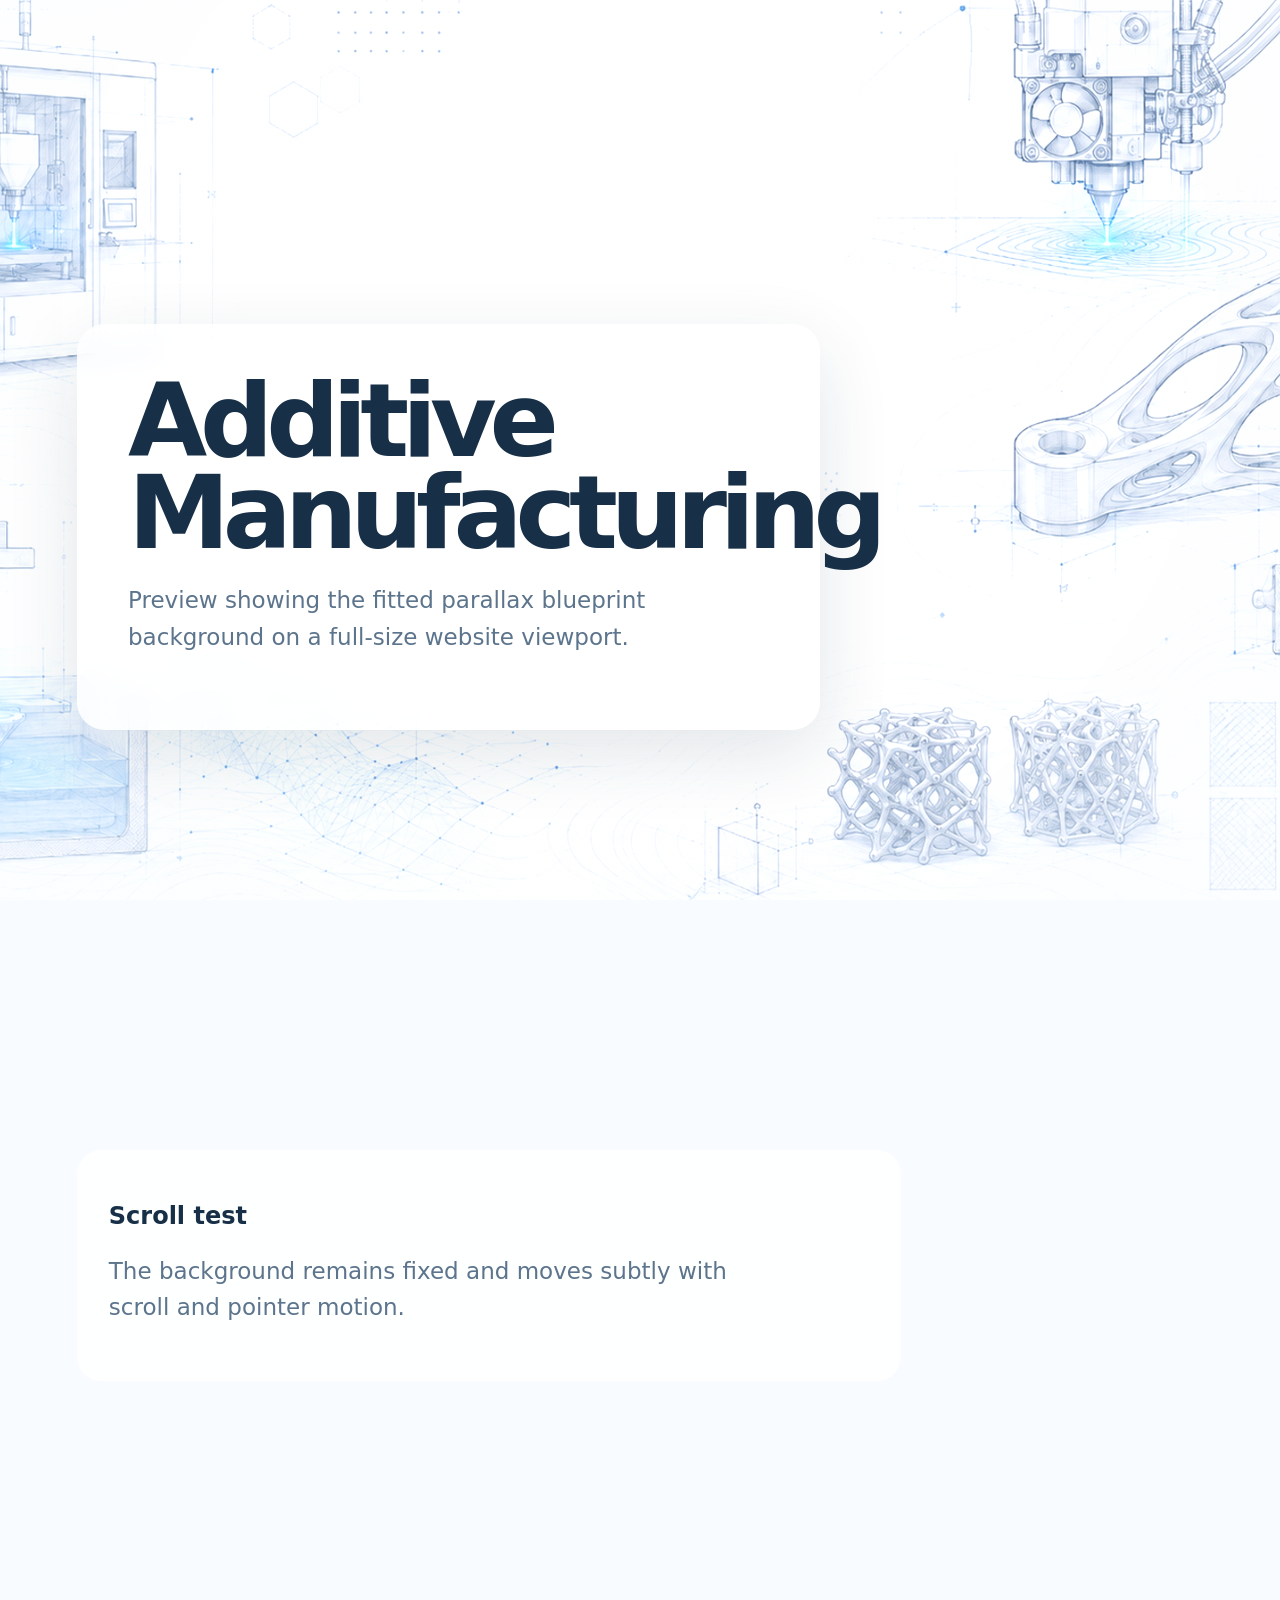
<file: additive-manufacturing-hero/additive-hero-fit-preview.html>
<!doctype html>
<html lang="en">
<head>
  <meta charset="utf-8">
  <meta name="viewport" content="width=device-width, initial-scale=1">
  <title>Additive Blueprint Background Fit Preview</title>
  <link rel="stylesheet" href="shape-lab-background-fit.css">
  <style>
    body { margin: 0; font-family: Inter, ui-sans-serif, system-ui, sans-serif; color: #172f47; }
    main { min-height: 220vh; }
    .hero { min-height: 100dvh; display: grid; place-items: center start; padding: clamp(24px, 6vw, 96px); }
    .panel { max-width: 720px; padding: clamp(24px, 4vw, 56px); border-radius: 28px; background: rgba(255,255,255,.78); box-shadow: 0 24px 72px rgba(24,50,74,.12); backdrop-filter: blur(12px); }
    h1 { font-size: clamp(48px, 8vw, 118px); line-height: .9; letter-spacing: -.07em; margin: 0; max-width: 9ch; }
    p { font-size: clamp(17px, 1.8vw, 24px); line-height: 1.6; color: #5c748c; max-width: 620px; }
    section { padding: 96px clamp(24px, 6vw, 96px); }
  </style>
</head>
<body>
  <div class="parallax-scene" aria-hidden="true">
    <div class="parallax-layer" data-parallax-speed="1"></div>
  </div>
  <main>
    <header class="hero">
      <div class="panel">
        <h1>Additive Manufacturing</h1>
        <p>Preview showing the fitted parallax blueprint background on a full-size website viewport.</p>
      </div>
    </header>
    <section>
      <div class="card" style="padding:32px;border-radius:24px;max-width:760px;">
        <h2>Scroll test</h2>
        <p>The background remains fixed and moves subtly with scroll and pointer motion.</p>
      </div>
    </section>
  </main>
  <script src="shape-lab-background-fit.js"></script>
</body>
</html>
</file>
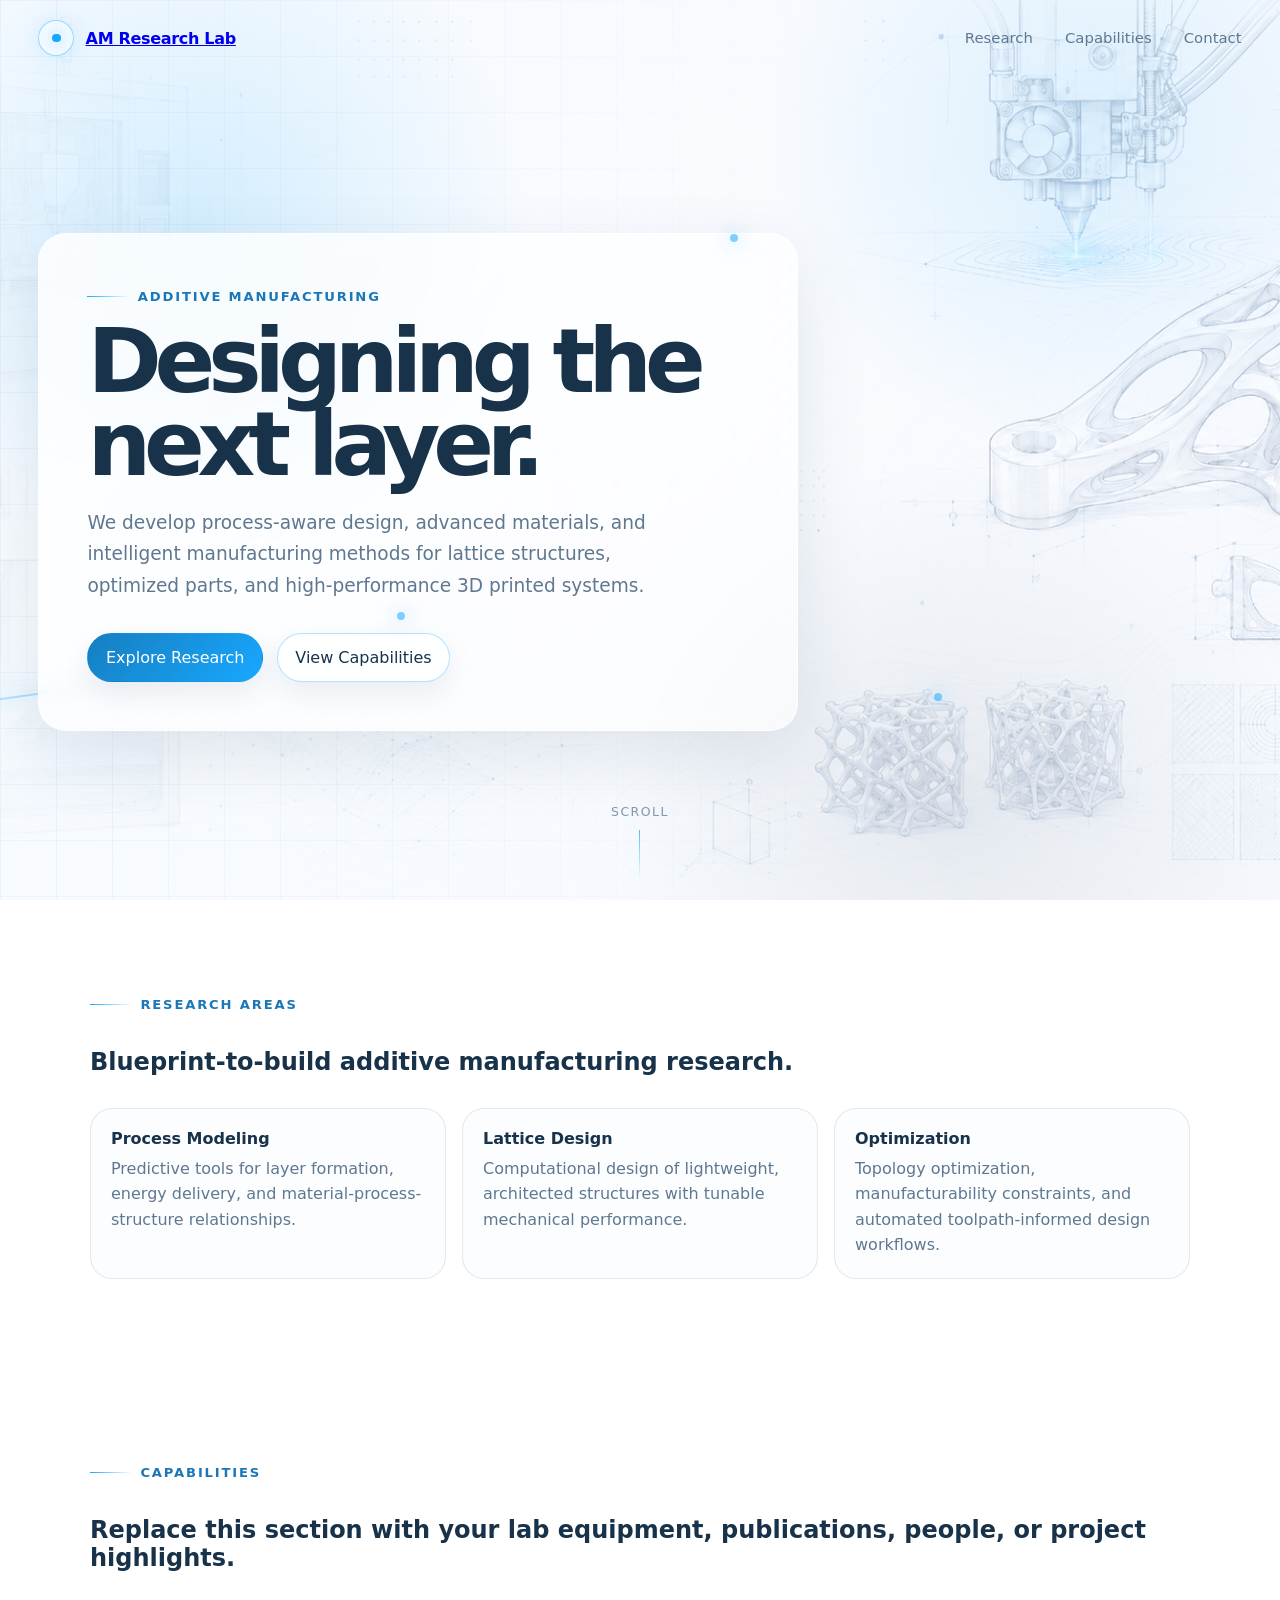
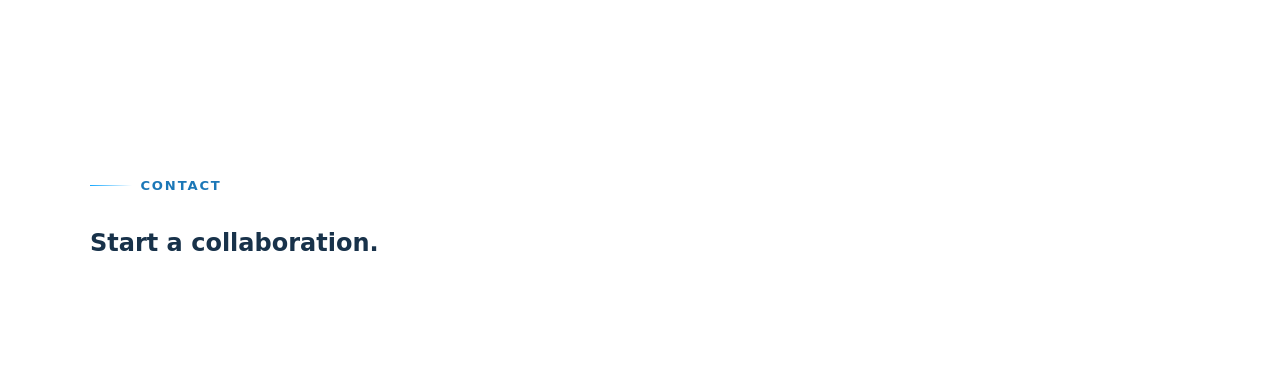
<file: additive-manufacturing-hero/additive-hero.html>
<!doctype html>
<html lang="en">
<head>
  <meta charset="utf-8" />
  <meta name="viewport" content="width=device-width, initial-scale=1" />
  <title>Additive Manufacturing Research Lab</title>
  <meta name="description" content="Clean additive manufacturing research lab hero page with animated blueprint background." />

  <style>
    :root {
      --ink: #18324a;
      --muted: #5f7890;
      --accent: #15a8ff;
      --accent-soft: rgba(21, 168, 255, 0.18);
      --paper: #f8fbff;
      --panel: rgba(255, 255, 255, 0.72);
      --line: rgba(35, 105, 170, 0.18);
    }

    * {
      box-sizing: border-box;
    }

    html {
      scroll-behavior: smooth;
    }

    body {
      margin: 0;
      font-family: Inter, ui-sans-serif, system-ui, -apple-system, BlinkMacSystemFont, "Segoe UI", sans-serif;
      color: var(--ink);
      background: var(--paper);
      min-height: 100vh;
      overflow-x: hidden;
    }

    .hero {
      position: relative;
      min-height: 100vh;
      isolation: isolate;
      display: grid;
      place-items: center start;
      padding: clamp(1.25rem, 3vw, 3rem);
      overflow: hidden;
      background:
        linear-gradient(90deg, rgba(248, 251, 255, 0.95) 0%, rgba(248, 251, 255, 0.78) 42%, rgba(248, 251, 255, 0.62) 100%),
        url("../assets/backgrounds/additive-blueprint-bg.png") center / cover no-repeat;
      background-attachment: fixed;
    }

    .hero::before {
      content: "";
      position: absolute;
      inset: -12%;
      z-index: -2;
      background:
        radial-gradient(circle at 22% 30%, rgba(21, 168, 255, 0.16), transparent 23%),
        radial-gradient(circle at 78% 22%, rgba(21, 168, 255, 0.12), transparent 21%),
        radial-gradient(circle at 70% 82%, rgba(24, 50, 74, 0.08), transparent 24%);
      animation: slowDrift 18s ease-in-out infinite alternate;
    }

    .hero::after {
      content: "";
      position: absolute;
      inset: 0;
      z-index: -1;
      background-image:
        linear-gradient(var(--line) 1px, transparent 1px),
        linear-gradient(90deg, var(--line) 1px, transparent 1px);
      background-size: 56px 56px;
      mask-image: linear-gradient(90deg, black, transparent 70%);
      opacity: 0.28;
      transform: translateZ(0);
      animation: blueprintGrid 22s linear infinite;
    }

    .nav {
      position: absolute;
      top: 0;
      left: 0;
      right: 0;
      z-index: 5;
      display: flex;
      align-items: center;
      justify-content: space-between;
      gap: 1rem;
      padding: 1.25rem clamp(1.25rem, 3vw, 3rem);
    }

    .brand {
      display: inline-flex;
      align-items: center;
      gap: 0.7rem;
      font-weight: 750;
      letter-spacing: -0.02em;
    }

    .brand-mark {
      width: 2.25rem;
      height: 2.25rem;
      border: 1px solid rgba(21, 168, 255, 0.42);
      border-radius: 999px;
      display: grid;
      place-items: center;
      background: rgba(255, 255, 255, 0.6);
      box-shadow: 0 0 28px rgba(21, 168, 255, 0.12);
    }

    .brand-mark span {
      width: 0.55rem;
      height: 0.55rem;
      border-radius: 999px;
      background: var(--accent);
      box-shadow: 0 0 18px rgba(21, 168, 255, 0.8);
    }

    .nav-links {
      display: flex;
      gap: clamp(1rem, 2.6vw, 2rem);
      align-items: center;
      font-size: 0.93rem;
    }

    .nav-links a {
      color: var(--muted);
      text-decoration: none;
      transition: color 180ms ease;
    }

    .nav-links a:hover {
      color: var(--ink);
    }

    .hero-content {
      width: min(760px, 100%);
      margin-top: 4rem;
      padding: clamp(1.25rem, 4vw, 3rem);
      border: 1px solid rgba(255, 255, 255, 0.72);
      border-radius: 28px;
      background: linear-gradient(135deg, rgba(255, 255, 255, 0.82), rgba(255, 255, 255, 0.56));
      box-shadow: 0 24px 70px rgba(24, 50, 74, 0.10);
      backdrop-filter: blur(10px);
      transform: translateY(18px);
      animation: contentRise 900ms ease-out forwards;
    }

    .eyebrow {
      display: inline-flex;
      align-items: center;
      gap: 0.55rem;
      margin: 0 0 1rem;
      color: #1b77b7;
      font-size: 0.82rem;
      font-weight: 700;
      letter-spacing: 0.14em;
      text-transform: uppercase;
    }

    .eyebrow::before {
      content: "";
      width: 2.6rem;
      height: 1px;
      background: linear-gradient(90deg, var(--accent), transparent);
    }

    h1 {
      margin: 0;
      font-size: clamp(2.7rem, 7vw, 6.6rem);
      line-height: 0.92;
      letter-spacing: -0.08em;
      color: var(--ink);
      max-width: 10ch;
    }

    .lead {
      max-width: 620px;
      margin: 1.35rem 0 0;
      color: var(--muted);
      font-size: clamp(1rem, 1.45vw, 1.22rem);
      line-height: 1.7;
    }

    .actions {
      display: flex;
      flex-wrap: wrap;
      gap: 0.85rem;
      margin-top: 2rem;
    }

    .button {
      display: inline-flex;
      align-items: center;
      justify-content: center;
      min-height: 3rem;
      padding: 0.85rem 1.1rem;
      border-radius: 999px;
      border: 1px solid rgba(21, 168, 255, 0.32);
      text-decoration: none;
      color: var(--ink);
      background: rgba(255, 255, 255, 0.72);
      box-shadow: 0 12px 28px rgba(24, 50, 74, 0.08);
      transition: transform 180ms ease, box-shadow 180ms ease, background 180ms ease;
    }

    .button.primary {
      color: white;
      background: linear-gradient(135deg, #167ec0, #18a8ff);
      border-color: transparent;
    }

    .button:hover {
      transform: translateY(-2px);
      box-shadow: 0 16px 38px rgba(24, 50, 74, 0.14);
    }

    .floating-node {
      position: absolute;
      z-index: 1;
      width: 0.5rem;
      height: 0.5rem;
      border-radius: 999px;
      background: rgba(21, 168, 255, 0.55);
      box-shadow: 0 0 20px rgba(21, 168, 255, 0.55);
      pointer-events: none;
      animation: pulse 3.8s ease-in-out infinite;
    }

    .floating-node.one { top: 26%; left: 57%; animation-delay: 0s; }
    .floating-node.two { top: 68%; left: 31%; animation-delay: 1.2s; }
    .floating-node.three { top: 77%; left: 73%; animation-delay: 2.1s; }

    .scan-beam {
      position: absolute;
      z-index: 0;
      left: -20%;
      bottom: 24%;
      width: 58vw;
      height: 2px;
      background: linear-gradient(90deg, transparent, rgba(21, 168, 255, 0.62), transparent);
      box-shadow: 0 0 16px rgba(21, 168, 255, 0.45);
      opacity: 0.7;
      transform: rotate(-8deg);
      animation: scan 8s ease-in-out infinite;
      pointer-events: none;
    }

    .scroll-cue {
      position: absolute;
      left: 50%;
      bottom: 1.4rem;
      transform: translateX(-50%);
      display: grid;
      place-items: center;
      color: var(--muted);
      font-size: 0.78rem;
      letter-spacing: 0.12em;
      text-transform: uppercase;
      opacity: 0.75;
    }

    .scroll-cue::after {
      content: "";
      width: 1px;
      height: 3rem;
      margin-top: 0.65rem;
      background: linear-gradient(var(--accent), transparent);
      animation: scrollLine 1.8s ease-in-out infinite;
    }

    .section {
      padding: clamp(3rem, 7vw, 7rem) clamp(1.25rem, 3vw, 3rem);
      background: white;
    }

    .section-inner {
      max-width: 1100px;
      margin: 0 auto;
    }

    .cards {
      display: grid;
      grid-template-columns: repeat(3, minmax(0, 1fr));
      gap: 1rem;
      margin-top: 2rem;
    }

    .card {
      padding: 1.25rem;
      border: 1px solid rgba(24, 50, 74, 0.10);
      border-radius: 22px;
      background: #fbfdff;
    }

    .card h3 {
      margin: 0 0 0.5rem;
      font-size: 1rem;
    }

    .card p {
      margin: 0;
      color: var(--muted);
      line-height: 1.6;
    }

    @keyframes slowDrift {
      from { transform: translate3d(-1.5%, -1%, 0) scale(1); }
      to { transform: translate3d(1.5%, 1%, 0) scale(1.04); }
    }

    @keyframes blueprintGrid {
      from { background-position: 0 0, 0 0; }
      to { background-position: 56px 56px, 56px 56px; }
    }

    @keyframes contentRise {
      to { transform: translateY(0); opacity: 1; }
      from { opacity: 0; }
    }

    @keyframes pulse {
      0%, 100% { transform: scale(1); opacity: 0.28; }
      50% { transform: scale(1.9); opacity: 0.82; }
    }

    @keyframes scan {
      0%, 100% { transform: translateX(-18%) rotate(-8deg); opacity: 0; }
      35%, 65% { opacity: 0.72; }
      50% { transform: translateX(155%) rotate(-8deg); }
    }

    @keyframes scrollLine {
      0%, 100% { transform: scaleY(0.35); opacity: 0.4; transform-origin: top; }
      50% { transform: scaleY(1); opacity: 1; transform-origin: top; }
    }

    @media (max-width: 780px) {
      .hero {
        min-height: 92vh;
        background-attachment: scroll;
        background-position: 57% center;
      }

      .nav-links {
        display: none;
      }

      .hero-content {
        margin-top: 3.5rem;
        border-radius: 22px;
      }

      .cards {
        grid-template-columns: 1fr;
      }
    }

    @media (prefers-reduced-motion: reduce) {
      *, *::before, *::after {
        animation-duration: 0.001ms !important;
        animation-iteration-count: 1 !important;
        scroll-behavior: auto !important;
      }

      .hero {
        background-attachment: scroll;
      }
    }
  </style>
</head>
<body>
  <header class="hero" id="top">
    <nav class="nav" aria-label="Primary navigation">
      <a class="brand" href="#top" aria-label="Lab homepage">
        <span class="brand-mark" aria-hidden="true"><span></span></span>
        <span>AM Research Lab</span>
      </a>

      <div class="nav-links">
        <a href="#research">Research</a>
        <a href="#capabilities">Capabilities</a>
        <a href="#contact">Contact</a>
      </div>
    </nav>

    <div class="floating-node one" aria-hidden="true"></div>
    <div class="floating-node two" aria-hidden="true"></div>
    <div class="floating-node three" aria-hidden="true"></div>
    <div class="scan-beam" aria-hidden="true"></div>

    <main class="hero-content">
      <p class="eyebrow">Additive Manufacturing</p>
      <h1>Designing the next layer.</h1>
      <p class="lead">
        We develop process-aware design, advanced materials, and intelligent manufacturing methods for lattice structures, optimized parts, and high-performance 3D printed systems.
      </p>
      <div class="actions">
        <a class="button primary" href="#research">Explore Research</a>
        <a class="button" href="#capabilities">View Capabilities</a>
      </div>
    </main>

    <div class="scroll-cue" aria-hidden="true">Scroll</div>
  </header>

  <section class="section" id="research">
    <div class="section-inner">
      <p class="eyebrow">Research Areas</p>
      <h2>Blueprint-to-build additive manufacturing research.</h2>
      <div class="cards">
        <article class="card">
          <h3>Process Modeling</h3>
          <p>Predictive tools for layer formation, energy delivery, and material-process-structure relationships.</p>
        </article>
        <article class="card">
          <h3>Lattice Design</h3>
          <p>Computational design of lightweight, architected structures with tunable mechanical performance.</p>
        </article>
        <article class="card">
          <h3>Optimization</h3>
          <p>Topology optimization, manufacturability constraints, and automated toolpath-informed design workflows.</p>
        </article>
      </div>
    </div>
  </section>

  <section class="section" id="capabilities">
    <div class="section-inner">
      <p class="eyebrow">Capabilities</p>
      <h2>Replace this section with your lab equipment, publications, people, or project highlights.</h2>
    </div>
  </section>

  <section class="section" id="contact">
    <div class="section-inner">
      <p class="eyebrow">Contact</p>
      <h2>Start a collaboration.</h2>
    </div>
  </section>
</body>
</html>
</file>
<file: additive-manufacturing-hero/shape-lab-background-fit.css>
/*
  Additive Manufacturing Blueprint Parallax Background
  Drop this CSS after your main stylesheet. It is designed to fit an existing
  index.html without renaming or replacing your current page.

  Required asset path:
  ../assets/backgrounds/additive-blueprint-bg-1920.png
*/

:root {
  --am-bg-image: url("../assets/backgrounds/additive-blueprint-bg-1920.png");
  --am-bg-paper: #f8fbff;
  --am-blue: 83, 177, 255;
  --am-ink: 7, 21, 38;
  --am-parallax-overscan: 3.5%;
}

body {
  position: relative;
  background: var(--am-bg-paper);
}

.parallax-scene {
  position: fixed;
  inset: 0;
  z-index: -1;
  width: 100vw;
  height: 100dvh;
  min-height: 100vh;
  pointer-events: none;
  overflow: hidden;
  background:
    radial-gradient(circle at 19% 17%, rgba(var(--am-blue), 0.22), transparent 30%),
    radial-gradient(circle at 78% 79%, rgba(255, 184, 107, 0.12), transparent 34%),
    linear-gradient(180deg, #ffffff 0%, var(--am-bg-paper) 100%);
}

.parallax-layer {
  position: absolute;
  inset: calc(var(--am-parallax-overscan) * -1);
  opacity: 1;
  transform: translate3d(
    var(--mouse-x, 0px),
    calc(var(--parallax-y, 0px) + var(--mouse-y, 0px)),
    0
  );
  will-change: transform;
}

.parallax-layer::before {
  content: "";
  position: absolute;
  inset: 0;
  background-image:
    linear-gradient(90deg, rgba(248, 251, 255, 0.22) 0%, rgba(248, 251, 255, 0.04) 42%, rgba(248, 251, 255, 0.16) 100%),
    var(--am-bg-image);
  background-repeat: no-repeat;
  background-position: center top;
  background-size: cover;
  filter: saturate(1.24) contrast(1.09) brightness(1.01);
  opacity: 0.98;
}

.parallax-layer::after {
  content: "";
  position: absolute;
  inset: 0;
  background:
    radial-gradient(circle at 50% 36%, rgba(255, 255, 255, 0) 0%, rgba(248, 251, 255, 0.10) 58%, rgba(248, 251, 255, 0.30) 100%),
    linear-gradient(180deg, rgba(255, 255, 255, 0.08), rgba(255, 255, 255, 0.23) 70%, rgba(255, 255, 255, 0.34));
}

/* Hide the older dark/alloy decorative layers so the blueprint background fits cleanly. */
.alloy-blob,
.alloy-grid,
.alloy-scan,
.alloy-lattice,
.alloy-contours,
.alloy-particles {
  display: none !important;
}

/* Make content cards readable while allowing the background to show through. */
.section {
  position: relative;
  isolation: isolate;
}

.section:not(.surface)::before {
  content: "";
  position: absolute;
  inset: 0;
  z-index: -1;
  background:
    linear-gradient(90deg, rgba(252, 251, 248, 0.78), rgba(252, 251, 248, 0.46) 48%, rgba(252, 251, 248, 0.66)),
    rgba(252, 251, 248, 0.18);
}

.surface {
  background:
    linear-gradient(90deg, rgba(246, 244, 239, 0.80), rgba(246, 244, 239, 0.52) 48%, rgba(246, 244, 239, 0.70)),
    rgba(246, 244, 239, 0.24);
}

.card,
.director,
.publication-group,
.news-item,
.sponsor-item,
.project-card,
.contact-card,
.news-feature > div:not(.feature-image) {
  border-color: rgba(227, 230, 234, 0.78) !important;
  background: rgba(255, 255, 255, 0.82) !important;
  backdrop-filter: blur(10px);
}

.hero-bg {
  opacity: 0.28;
}

.hero::after,
.hero-bg::after {
  background:
    radial-gradient(circle at 50% 38%, rgba(var(--am-ink), 0.08), rgba(var(--am-ink), 0.34) 66%),
    linear-gradient(180deg, rgba(var(--am-ink), 0.18), rgba(var(--am-ink), 0.48));
}

@media (min-width: 1800px) {
  :root {
    --am-bg-image: url("../assets/backgrounds/additive-blueprint-bg-2560.png");
    --am-parallax-overscan: 2.5%;
  }
}

@media (max-width: 900px) {
  :root {
    --am-parallax-overscan: 8%;
  }

  .parallax-layer::before {
    background-position: 62% top;
    background-size: auto 100%;
    filter: saturate(1.18) contrast(1.04) brightness(1.03);
  }
}

@media (prefers-reduced-motion: reduce) {
  .parallax-layer {
    transform: none !important;
  }
}
</file>
